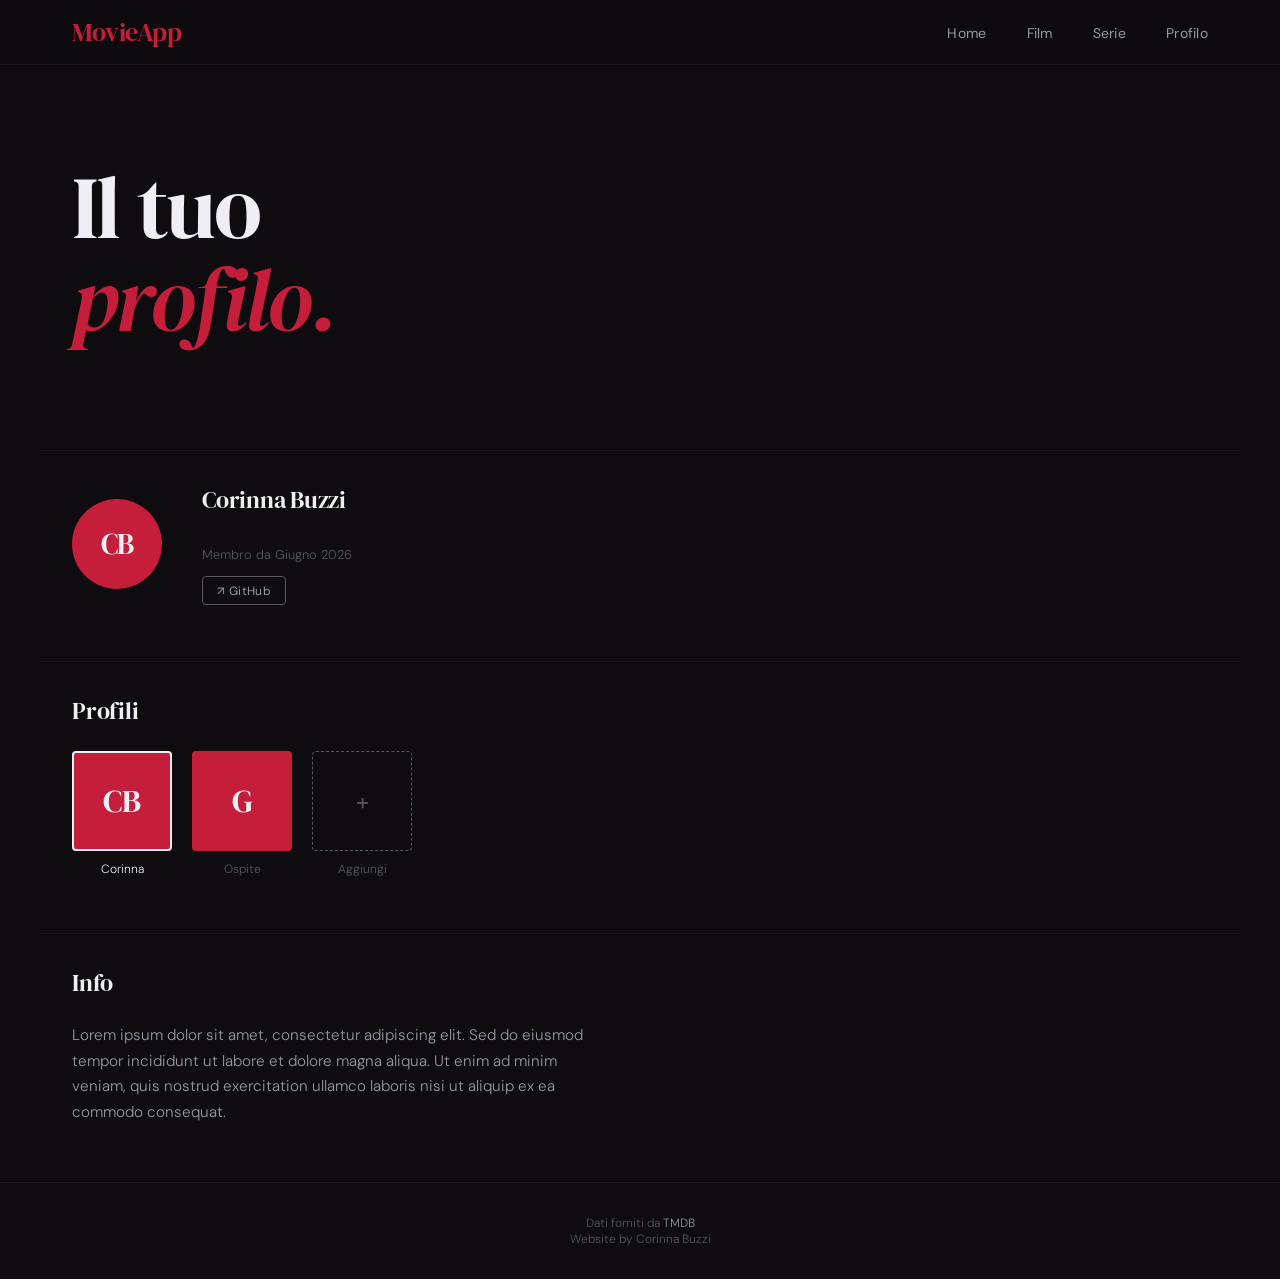
<file: profile.html>
<!DOCTYPE html>
<html lang="it">
<head>
  <meta charset="UTF-8" />
  <meta name="viewport" content="width=device-width, initial-scale=1.0" />
  <title>Profilo — MovieApp</title>
  <link rel="preconnect" href="https://fonts.googleapis.com" />
  <link rel="preconnect" href="https://fonts.gstatic.com" crossorigin />
  <link href="https://fonts.googleapis.com/css2?family=DM+Serif+Display:ital@0;1&family=DM+Sans:wght@300;400;500;600&display=swap" rel="stylesheet" />
  <link rel="stylesheet" href="css/style.css" />
</head>
<body>

  <header>
    <nav class="navbar">
      <a href="index.html" class="logo">MovieApp</a>
      <ul class="nav-links">
        <li><a href="index.html">Home</a></li>
        <li><a href="movies.html">Film</a></li>
        <li><a href="series.html">Serie</a></li>
        <li><a href="profile.html">Profilo</a></li>
      </ul>
    </nav>
  </header>

  <main>

    <section class="hero">
      <h1>Il tuo<br><em>profilo.</em></h1>
    </section>

    <section class="content-section profile-header-section">
      <div class="profile-avatar-large">CB</div>
      <div class="profile-header-info">
        <h2 class="profile-name">Corinna Buzzi</h2>
        <p class="profile-meta">Membro da Giugno 2026</p>
        <a class="profile-badge" href="https://github.com/corinnabuzzi/movieapp-buzzi" target="_blank">
          ↗ GitHub
        </a>
      </div>
    </section>

    <section class="content-section">
      <h2>Profili</h2>
      <div class="profile-grid">
        <div class="profile-card profile-card--active">
          <div class="profile-card-avatar">CB</div>
          <span class="profile-card-name">Corinna</span>
        </div>
        <div class="profile-card">
          <div class="profile-card-avatar">G</div>
          <span class="profile-card-name">Ospite</span>
        </div>
        <div class="profile-card profile-card--add">
          <div class="profile-card-avatar profile-card-avatar--empty">+</div>
          <span class="profile-card-name">Aggiungi</span>
        </div>
      </div>
    </section>

    <section class="content-section profile-bio-section">
      <h2>Info</h2>
      <p class="profile-bio">Lorem ipsum dolor sit amet, consectetur adipiscing elit. Sed do eiusmod tempor incididunt ut labore et dolore magna aliqua. Ut enim ad minim veniam, quis nostrud exercitation ullamco laboris nisi ut aliquip ex ea commodo consequat.</p>
    </section>

  </main>

  <footer>
    <p>Dati forniti da <a href="https://www.themoviedb.org/" target="_blank">TMDB</a></p>
    <p>Website by Corinna Buzzi</p>
  </footer>

</body>
</html>
</file>
<file: css/style.css>
*, *::before, *::after {
  box-sizing: border-box;
  margin: 0;
  padding: 0;
}

:root {
  --bg-primary: #0e0c0f;
  --bg-secondary: #161318;
  --bg-card: #1c191e;
  --accent: #c41e3a;
  --accent-hover: #d9243f;
  --text-primary: #f0eef5;
  --text-secondary: #9b98a3;
  --text-muted: #5a5760;
  --font-display: 'DM Serif Display', Georgia, serif;
  --font-body: 'DM Sans', system-ui, sans-serif;
  --radius: 4px;
  --transition: 0.2s ease;
}

body {
  font-family: var(--font-body);
  background-color: var(--bg-primary);
  color: var(--text-primary);
  min-height: 100vh;
  display: flex;
  flex-direction: column;
  -webkit-font-smoothing: antialiased;
}

a {
  color: inherit;
  text-decoration: none;
}

ul {
  list-style: none;
}

/* NAVBAR */
header {
  background-color: rgba(14, 12, 15, 0.92);
  position: sticky;
  top: 0;
  z-index: 100;
  border-bottom: 1px solid rgba(240, 238, 245, 0.06);
  backdrop-filter: blur(8px);
}

.navbar {
  max-width: 1200px;
  margin: 0 auto;
  padding: 0 2rem;
  height: 64px;
  display: flex;
  align-items: center;
  justify-content: space-between;
}

.logo {
  font-family: var(--font-display);
  font-size: 1.6rem;
  color: var(--accent);
  letter-spacing: -0.5px;
}

.nav-links {
  display: flex;
  gap: 2.5rem;
}

.nav-links a {
  color: var(--text-secondary);
  font-size: 0.875rem;
  font-weight: 400;
  letter-spacing: 0.02em;
  transition: color var(--transition);
}

.nav-links a:hover {
  color: var(--text-primary);
}

/* hero */
.hero {
  padding: 6rem 2rem 5rem;
  max-width: 1200px;
  margin: 0 auto;
  width: 100%;
}

.hero h1 {
  font-family: var(--font-display);
  font-size: clamp(3rem, 7vw, 5.5rem);
  font-weight: 400;
  line-height: 1.05;
  letter-spacing: -0.02em;
  margin-bottom: 1.5rem;
}

.hero h1 em {
  color: var(--accent);
  font-style: italic;
}

.hero p {
  color: var(--text-secondary);
  font-size: 1rem;
  font-weight: 300;
  max-width: 380px;
}

main {
  flex: 1;
}

.content-section {
  max-width: 1200px;
  margin: 0 auto;
  width: 100%;
  padding: 2rem 2rem 3.5rem;
  border-top: 1px solid rgba(240, 238, 245, 0.06);
}

.content-section h2 {
  font-family: var(--font-display);
  font-size: 1.5rem;
  font-weight: 400;
  margin-bottom: 1.5rem;
  letter-spacing: -0.01em;
}

/* CARD GRID */
.card-grid {
  display: grid;
  grid-template-columns: repeat(auto-fill, minmax(155px, 1fr));
  gap: 1rem;
}

/* SINGLA CARD */
.card {
  background-color: var(--bg-card);
  border-radius: var(--radius);
  overflow: hidden;
  cursor: pointer;
  transition: transform var(--transition);
}

.card:hover {
  transform: translateY(-3px);
}

.card img {
  width: 100%;
  aspect-ratio: 2/3;
  object-fit: cover;
  display: block;
  background-color: #2a2730;
}

.card-info {
  padding: 0.6rem 0.7rem 0.75rem;
}

.card-title {
  font-size: 0.8rem;
  font-weight: 500;
  white-space: nowrap;
  overflow: hidden;
  text-overflow: ellipsis;
  margin-bottom: 0.2rem;
  color: var(--text-primary);
}

.card-year {
  font-size: 0.72rem;
  color: var(--text-muted);
  font-weight: 300;
}

.card-img-placeholder {
  width: 100%;
  aspect-ratio: 2/3;
  background-color: #2a2730;
  display: flex;
  align-items: center;
  justify-content: center;
  color: var(--text-muted);
  font-size: 0.72rem;
  text-align: center;
  padding: 1rem;
}

.loading-msg,
.error-msg {
  color: var(--text-muted);
  font-size: 0.875rem;
  font-weight: 300;
  padding: 0.5rem 0;
}

.error-msg {
  color: var(--accent);
}

/* FOOTER */
footer {
  border-top: 1px solid rgba(240, 238, 245, 0.06);
  text-align: center;
  padding: 2rem;
  color: var(--text-muted);
  font-size: 0.75rem;
  font-weight: 300;
}

footer a {
  color: var(--text-secondary);
}

footer a:hover {
  color: var(--text-primary);
}

/* RESPONSIVE */
@media (max-width: 600px) {
  .navbar {
    padding: 0 1.25rem;
  }

  .nav-links {
    gap: 1.5rem;
  }

  .hero {
    padding: 3.5rem 1.25rem 3rem;
  }

  .content-section {
    padding: 1.75rem 1.25rem 2.5rem;
  }

  .card-grid {
    grid-template-columns: repeat(auto-fill, minmax(130px, 1fr));
    gap: 0.75rem;
  }
}

/* PROFILE  */
.profile-header-section {
  display: flex;
  align-items: center;
  gap: 2.5rem;
}

.profile-avatar-large {
  flex-shrink: 0;
  width: 90px;
  height: 90px;
  border-radius: 50%;
  background-color: var(--accent);
  color: var(--text-primary);
  font-family: var(--font-display);
  font-size: 1.8rem;
  display: flex;
  align-items: center;
  justify-content: center;
  letter-spacing: -0.5px;
}

.profile-header-info {
  display: flex;
  flex-direction: column;
  gap: 0.4rem;
}

.profile-name {
  font-family: var(--font-display);
  font-size: 2rem;
  font-weight: 400;
  letter-spacing: -0.02em;
}

.profile-meta {
  color: var(--text-muted);
  font-size: 0.8rem;
  font-weight: 300;
}

.profile-badge {
  display: inline-block;
  margin-top: 0.4rem;
  padding: 0.35rem 0.85rem;
  border: 1px solid var(--text-muted);
  border-radius: var(--radius);
  font-size: 0.75rem;
  color: var(--text-secondary);
  letter-spacing: 0.04em;
  transition: border-color var(--transition), color var(--transition);
  width: fit-content;
}

.profile-badge:hover {
  border-color: var(--text-primary);
  color: var(--text-primary);
}

/* profile grid */
.profile-grid {
  display: flex;
  gap: 1.25rem;
  flex-wrap: wrap;
}

.profile-card {
  display: flex;
  flex-direction: column;
  align-items: center;
  gap: 0.6rem;
  cursor: pointer;
}

.profile-card-avatar {
  width: 100px;
  height: 100px;
  border-radius: var(--radius);
  background-color: var(--accent);
  color: var(--text-primary);
  font-family: var(--font-display);
  font-size: 2rem;
  display: flex;
  align-items: center;
  justify-content: center;
  border: 2px solid transparent;
  transition: border-color var(--transition), transform var(--transition);
}

.profile-card--active .profile-card-avatar {
  border-color: var(--text-primary);
}

.profile-card:hover .profile-card-avatar {
  transform: translateY(-3px);
}

.profile-card-avatar--empty {
  background-color: transparent;
  border: 1px dashed var(--text-muted);
  color: var(--text-muted);
  font-size: 1.5rem;
  font-family: var(--font-body);
}

.profile-card--add:hover .profile-card-avatar {
  border-color: var(--text-secondary);
  color: var(--text-secondary);
}

.profile-card-name {
  font-size: 0.75rem;
  color: var(--text-muted);
  font-weight: 300;
}

.profile-card--active .profile-card-name {
  color: var(--text-primary);
}

.profile-bio {
  color: var(--text-secondary);
  font-size: 0.95rem;
  font-weight: 300;
  line-height: 1.7;
  max-width: 520px;
}

@media (max-width: 600px) {
  .profile-header-section {
    flex-direction: column;
    align-items: flex-start;
    gap: 1.5rem;
  }

  .profile-card-avatar {
    width: 80px;
    height: 80px;
  }
}

/* DETAIL */

/* Hero con backdrop */
.detail-hero {
  position: relative;
  background-color: var(--bg-secondary);
  background-image: var(--backdrop-url, none);
  background-size: cover;
  background-position: center top;
  overflow: hidden;
}

.detail-hero-overlay {
  position: absolute;
  inset: 0;
  background: linear-gradient(
    to right,
    rgba(14, 12, 15, 0.97) 0%,
    rgba(14, 12, 15, 0.85) 50%,
    rgba(14, 12, 15, 0.6) 100%
  );
}

.detail-hero-content {
  position: relative;
  z-index: 1;
  max-width: 1200px;
  margin: 0 auto;
  padding: 3.5rem 2rem 4rem;
  display: flex;
  gap: 3rem;
  align-items: flex-start;
}

.detail-poster-wrap {
  flex-shrink: 0;
  width: 200px;
}

.detail-poster {
  width: 100%;
  border-radius: var(--radius);
  display: block;
  box-shadow: 0 8px 32px rgba(0, 0, 0, 0.5);
}

.detail-poster-placeholder {
  width: 100%;
  aspect-ratio: 2/3;
  background-color: #2a2730;
  display: flex;
  align-items: center;
  justify-content: center;
  color: var(--text-muted);
  font-size: 0.75rem;
  border-radius: var(--radius);
}

.detail-hero-info {
  display: flex;
  flex-direction: column;
  gap: 1.25rem;
  padding-top: 0.5rem;
}

.detail-back {
  font-size: 0.78rem;
  color: var(--text-muted);
  transition: color var(--transition);
  width: fit-content;
  letter-spacing: 0.02em;
}

.detail-back:hover {
  color: var(--text-primary);
}

.detail-title {
  font-family: var(--font-display);
  font-size: clamp(2rem, 5vw, 3.5rem);
  font-weight: 400;
  letter-spacing: -0.02em;
  line-height: 1.05;
}

/* Meta grid (rating, anno, durata) */
.detail-meta-grid {
  display: flex;
  gap: 2.5rem;
  flex-wrap: wrap;
}

.detail-meta-item {
  display: flex;
  flex-direction: column;
  gap: 0.25rem;
}

.detail-meta-label {
  font-size: 0.65rem;
  font-weight: 500;
  letter-spacing: 0.08em;
  text-transform: uppercase;
  color: var(--text-muted);
}

.detail-meta-value {
  font-size: 1rem;
  font-weight: 500;
  color: var(--text-primary);
}

.detail-meta-value--accent {
  color: var(--accent);
}

.detail-overview {
  color: var(--text-secondary);
  font-size: 0.95rem;
  font-weight: 300;
  line-height: 1.75;
  max-width: 580px;
}

/* Genre badges */
.detail-genres {
  display: flex;
  gap: 0.5rem;
  flex-wrap: wrap;
}

.detail-genre-badge {
  padding: 0.3rem 0.75rem;
  border: 1px solid rgba(240, 238, 245, 0.15);
  border-radius: var(--radius);
  font-size: 0.75rem;
  color: var(--text-secondary);
  letter-spacing: 0.02em;
}

/* Lower section (credits + cast) */
.detail-lower {
  max-width: 1200px;
  margin: 0 auto;
  padding: 3rem 2rem 4rem;
  border-top: 1px solid rgba(240, 238, 245, 0.06);
}

.detail-credits-section {
  max-width: 640px;
}

.detail-section-title {
  font-family: var(--font-display);
  font-size: 1.75rem;
  font-weight: 400;
  letter-spacing: -0.01em;
  margin-bottom: 1.75rem;
}

/* Credits table */
.detail-credits-table,
.detail-cast-table {
  display: flex;
  flex-direction: column;
}

.detail-credit-row,
.detail-cast-row {
  display: grid;
  grid-template-columns: 180px 1fr;
  gap: 1rem;
  padding: 0.9rem 0;
  border-bottom: 1px solid rgba(240, 238, 245, 0.06);
  align-items: baseline;
}

.detail-credit-label {
  font-size: 0.7rem;
  font-weight: 500;
  letter-spacing: 0.07em;
  text-transform: uppercase;
  color: var(--text-muted);
}

.detail-credit-value {
  font-size: 0.95rem;
  color: var(--text-primary);
  font-weight: 400;
}

/* Cast */
.detail-cast-name {
  font-size: 0.9rem;
  color: var(--text-primary);
  font-weight: 400;
}

.detail-cast-character {
  font-size: 0.85rem;
  color: var(--text-muted);
  font-weight: 300;
}

.detail-empty {
  color: var(--text-muted);
  font-size: 0.875rem;
  font-weight: 300;
  padding: 0.5rem 0;
}

/* Responsive detail */
@media (max-width: 700px) {
  .detail-hero-content {
    flex-direction: column;
    gap: 1.5rem;
    padding: 2rem 1.25rem 2.5rem;
  }

  .detail-poster-wrap {
    width: 140px;
  }

  .detail-lower {
    padding: 2rem 1.25rem 3rem;
  }

  .detail-credit-row,
  .detail-cast-row {
    grid-template-columns: 130px 1fr;
  }
}
</file>
